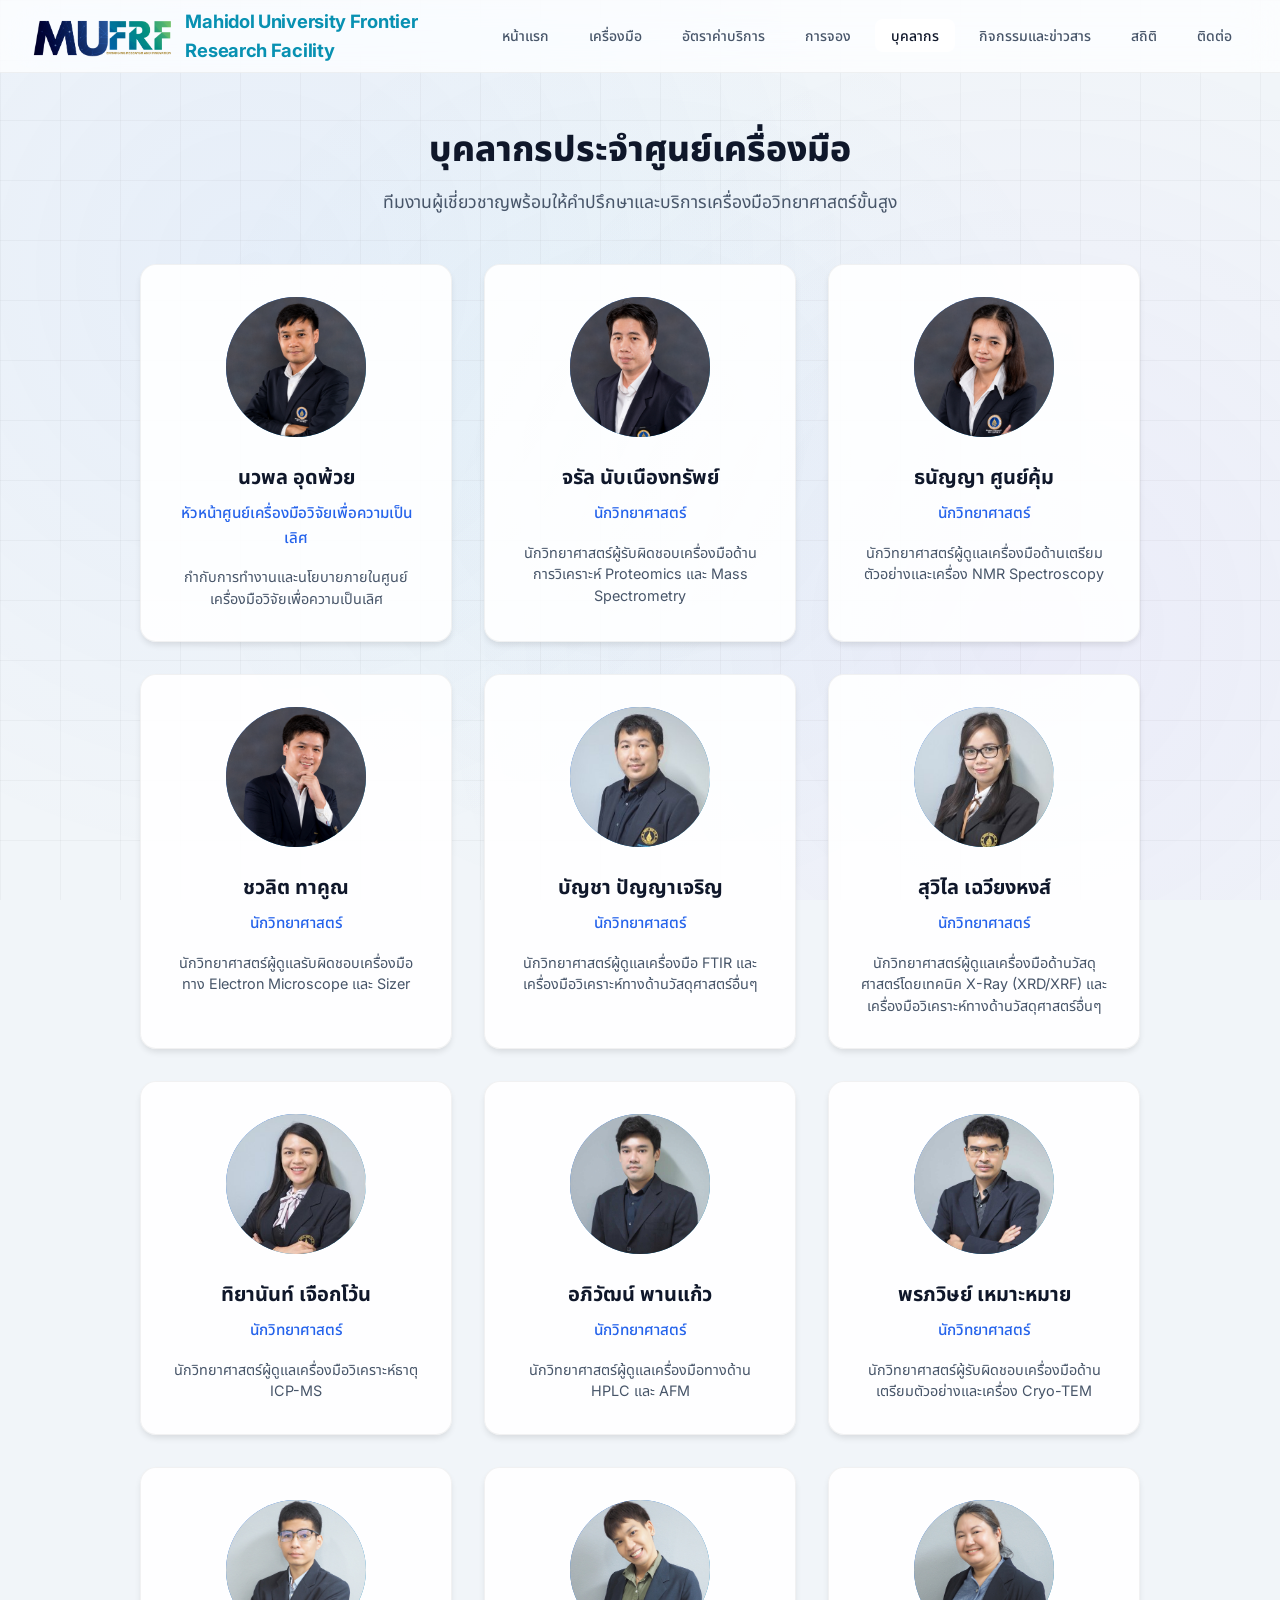
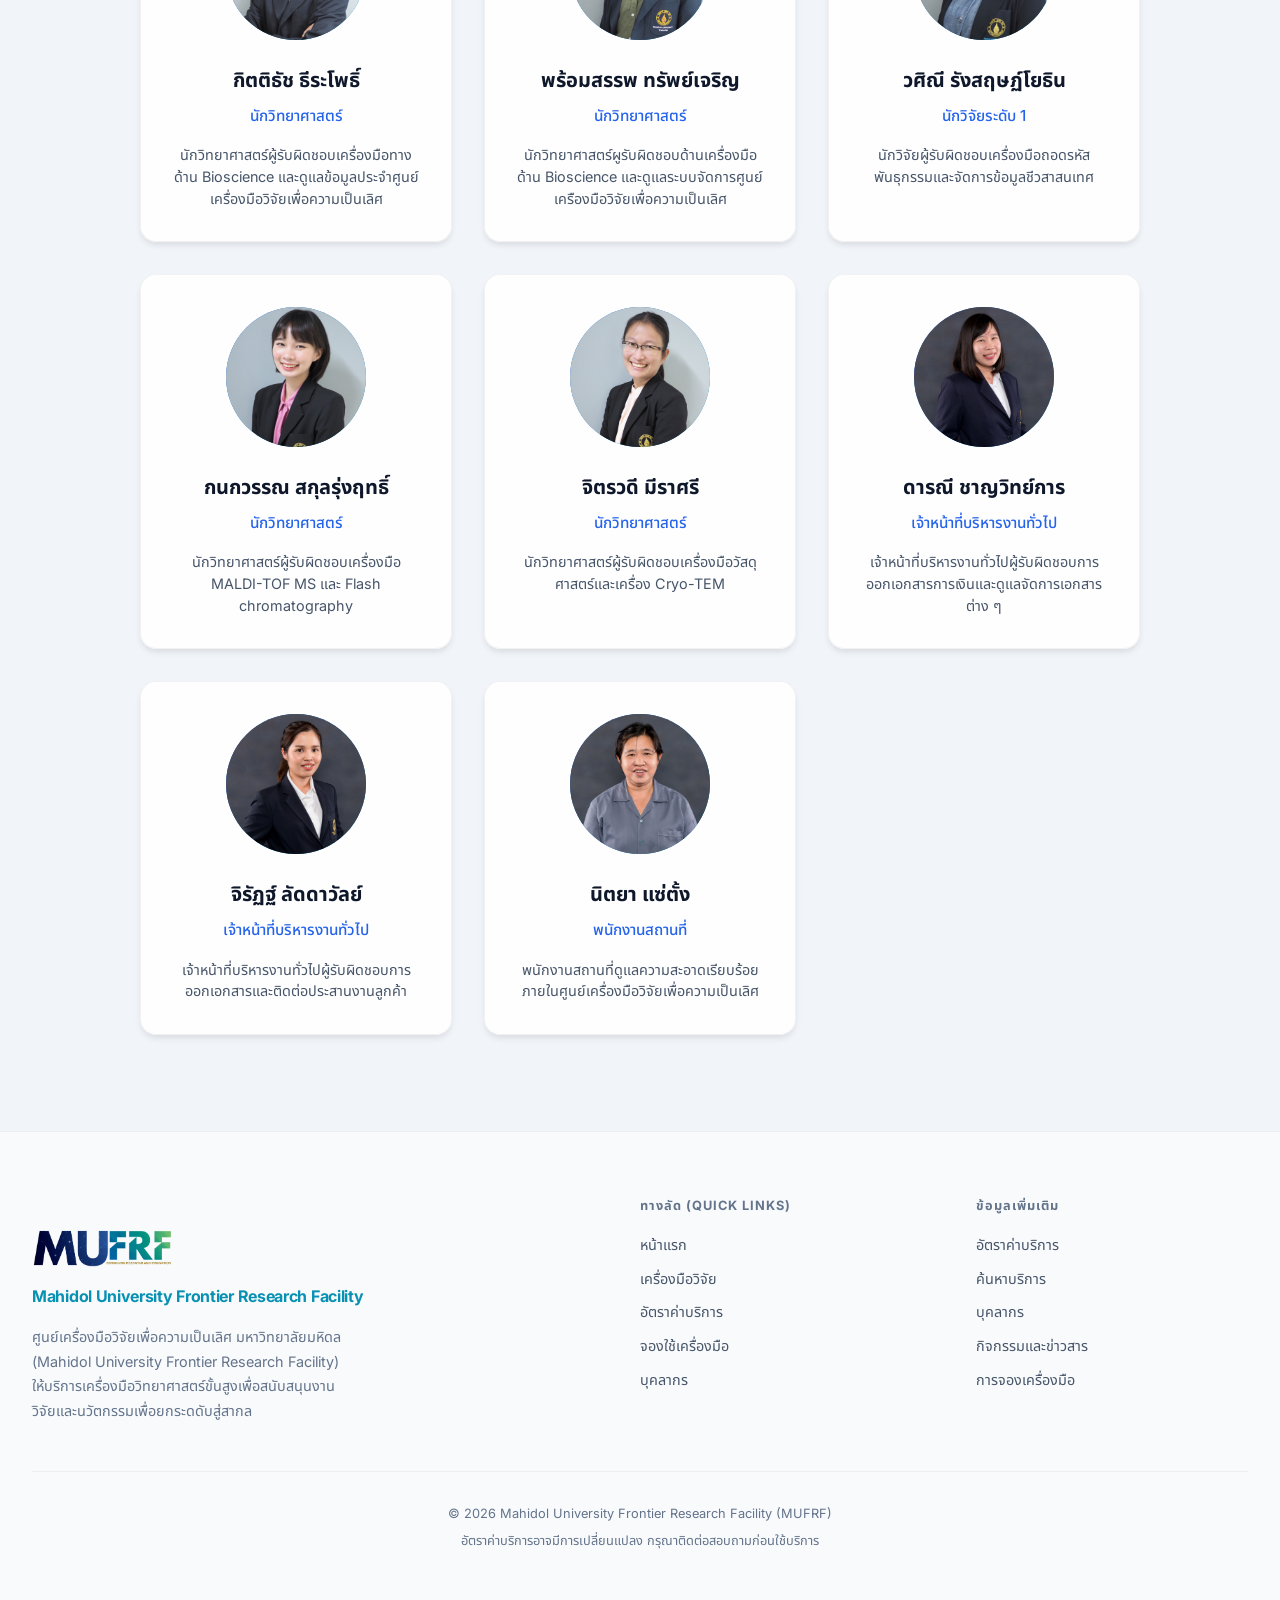
<file: personnel.html>
<!DOCTYPE html>
<html lang="th">

<head>
  <meta charset="UTF-8">
  <meta name="viewport" content="width=device-width, initial-scale=1.0">
  <title>MUFRF — Mahidol University Frontier Research Facility | Service Rates</title>
  <meta name="description"
    content="อัตราค่าบริการเครื่องมือวิทยาศาสตร์ ศูนย์เครื่องมือวิจัยเพื่อความเป็นเลิศ มหาวิทยาลัยมหิดล (MUFRF) สำหรับบุคลากรมหิดล หน่วยงานราชการ และภาคเอกชน">
  <link rel="preconnect" href="https://fonts.googleapis.com">
  <link rel="preconnect" href="https://fonts.gstatic.com" crossorigin>
  <link
    href="https://fonts.googleapis.com/css2?family=Inter:wght@300;400;500;600;700;800;900&family=Noto+Sans+Thai:wght@300;400;500;600;700;800&display=swap"
    rel="stylesheet">
  <style>
    /* ===== CSS RESET & VARIABLES ===== */
    *,
    *::before,
    *::after {
      box-sizing: border-box;
      margin: 0;
      padding: 0;
    }

    :root {
      --bg-primary: #f8fafc;
      --bg-secondary: #f1f5f9;
      --bg-card: rgba(255, 255, 255, 0.9);
      --bg-card-hover: rgba(255, 255, 255, 1);
      --glass: rgba(255, 255, 255, 0.7);
      --glass-border: rgba(0, 0, 0, 0.05);
      --glass-hover: rgba(255, 255, 255, 0.9);

      --text-primary: #0f172a;
      --text-secondary: #475569;
      --text-muted: #64748b;

      --accent-blue: #2563eb;
      --accent-cyan: #0891b2;
      --accent-purple: #7c3aed;
      --accent-pink: #db2777;
      --accent-amber: #d97706;
      --accent-emerald: #059669;
      --accent-rose: #e11d48;
      --accent-indigo: #4f46e5;
      --accent-teal: #0d9488;
      --accent-orange: #ea580c;
      --accent-lime: #65a30d;

      --gradient-hero: linear-gradient(135deg, #f0fdfa 0%, #e0e7ff 50%, #f8fafc 100%);
      --gradient-blue: linear-gradient(135deg, #2563eb, #0891b2);
      --gradient-purple: linear-gradient(135deg, #7c3aed, #db2777);

      --shadow-sm: 0 1px 2px rgba(0, 0, 0, 0.05);
      --shadow-md: 0 4px 6px -1px rgba(0, 0, 0, 0.1);
      --shadow-lg: 0 10px 15px -3px rgba(0, 0, 0, 0.1);
      --shadow-xl: 0 20px 25px -5px rgba(0, 0, 0, 0.1);
      --shadow-glow-blue: 0 0 30px rgba(37, 99, 235, 0.15);
      --shadow-glow-purple: 0 0 30px rgba(124, 58, 237, 0.15);

      --radius-sm: 8px;
      --radius-md: 12px;
      --radius-lg: 16px;
      --radius-xl: 24px;

      --font-sans: 'Inter', 'Noto Sans Thai', system-ui, sans-serif;
      --transition-fast: 0.2s cubic-bezier(0.4, 0, 0.2, 1);
      --transition-normal: 0.3s cubic-bezier(0.4, 0, 0.2, 1);
      --transition-slow: 0.5s cubic-bezier(0.4, 0, 0.2, 1);
    }

    html {
      scroll-behavior: smooth;
      font-size: 16px;
    }

    body {
      font-family: var(--font-sans);
      background: var(--bg-primary);
      color: var(--text-primary);
      line-height: 1.6;
      overflow-x: hidden;
      -webkit-font-smoothing: antialiased;
    }

    /* ===== ANIMATED BACKGROUND ===== */
    .bg-grid {
      position: fixed;
      inset: 0;
      z-index: 0;
      pointer-events: none;
      background-image:
        radial-gradient(circle at 20% 30%, rgba(59, 130, 246, 0.06) 0%, transparent 50%),
        radial-gradient(circle at 80% 70%, rgba(139, 92, 246, 0.06) 0%, transparent 50%),
        radial-gradient(circle at 50% 50%, rgba(6, 182, 212, 0.04) 0%, transparent 60%);
    }

    .bg-grid::after {
      content: '';
      position: absolute;
      inset: 0;
      background-image:
        linear-gradient(rgba(0, 0, 0, 0.03) 1px, transparent 1px),
        linear-gradient(90deg, rgba(0, 0, 0, 0.03) 1px, transparent 1px);
      background-size: 60px 60px;
    }

    /* ===== HEADER / NAVBAR ===== */
    .navbar {
      position: fixed;
      top: 0;
      left: 0;
      right: 0;
      z-index: 100;
      padding: 0 2rem;
      backdrop-filter: blur(20px) saturate(180%);
      background: rgba(255, 255, 255, 0.75);
      border-bottom: 1px solid var(--glass-border);
      transition: var(--transition-normal);
    }

    .navbar.scrolled {
      background: rgba(255, 255, 255, 0.95);
      box-shadow: var(--shadow-lg);
    }

    .navbar-inner {
      max-width: 1400px;
      margin: 0 auto;
      display: flex;
      align-items: center;
      justify-content: space-between;
      height: 72px;
    }

    .logo {
      display: flex;
      align-items: center;
      gap: 12px;
      text-decoration: none;
      color: var(--text-primary);
    }

    .logo-img {
      height: 100px;
      width: auto;
    }

    .logo-text {
      font-weight: 700;
      font-size: 1.15rem;
      letter-spacing: -0.3px;
    }

    .logo-text span {
      color: var(--accent-cyan);
    }

    .nav-links {
      display: flex;
      align-items: center;
      gap: 8px;
      list-style: none;
    }

    .nav-links a {
      color: var(--text-secondary);
      text-decoration: none;
      font-size: 0.875rem;
      font-weight: 500;
      padding: 8px 16px;
      border-radius: var(--radius-sm);
      transition: var(--transition-fast);
      white-space: nowrap;
    }

    .nav-links a:hover,
    .nav-links a.active {
      color: var(--text-primary);
      background: var(--glass-hover);
    }

    .mobile-toggle {
      display: none;
      background: none;
      border: none;
      color: var(--text-primary);
      cursor: pointer;
      padding: 8px;
    }

    .mobile-toggle svg {
      width: 24px;
      height: 24px;
    }

    /* ===== HERO SECTION ===== */
    .hero {
      position: relative;
      min-height: 100vh;
      display: flex;
      align-items: center;
      justify-content: center;
      padding: 120px 2rem 80px;
      background: var(--gradient-hero);
      overflow: hidden;
    }

    .hero-orbs {
      position: absolute;
      inset: 0;
      pointer-events: none;
      overflow: hidden;
    }

    .hero-orb {
      position: absolute;
      border-radius: 50%;
      filter: blur(80px);
      opacity: 0.3;
      animation: orbFloat 20s ease-in-out infinite;
    }

    .hero-orb:nth-child(1) {
      width: 500px;
      height: 500px;
      background: var(--accent-blue);
      top: -10%;
      left: -5%;
      animation-delay: 0s;
    }

    .hero-orb:nth-child(2) {
      width: 400px;
      height: 400px;
      background: var(--accent-purple);
      bottom: -15%;
      right: -5%;
      animation-delay: -7s;
    }

    .hero-orb:nth-child(3) {
      width: 300px;
      height: 300px;
      background: var(--accent-cyan);
      top: 40%;
      left: 50%;
      animation-delay: -14s;
    }

    @keyframes orbFloat {

      0%,
      100% {
        transform: translate(0, 0) scale(1);
      }

      33% {
        transform: translate(30px, -40px) scale(1.05);
      }

      66% {
        transform: translate(-20px, 20px) scale(0.95);
      }
    }

    .hero-content {
      position: relative;
      z-index: 2;
      text-align: center;
      max-width: 900px;
    }

    .hero-badge {
      display: inline-flex;
      align-items: center;
      gap: 8px;
      background: rgba(59, 130, 246, 0.12);
      border: 1px solid rgba(59, 130, 246, 0.2);
      color: var(--accent-cyan);
      padding: 8px 20px;
      border-radius: 999px;
      font-size: 0.8rem;
      font-weight: 600;
      letter-spacing: 0.5px;
      text-transform: uppercase;
      margin-bottom: 2rem;
      animation: fadeInUp 0.6s ease-out;
    }

    .hero-badge::before {
      content: '';
      width: 8px;
      height: 8px;
      border-radius: 50%;
      background: var(--accent-cyan);
      animation: pulse-dot 2s ease-in-out infinite;
    }

    @keyframes pulse-dot {

      0%,
      100% {
        opacity: 1;
        transform: scale(1);
      }

      50% {
        opacity: 0.5;
        transform: scale(1.3);
      }
    }

    .hero h1 {
      font-weight: 800;
      line-height: 1.1;
      letter-spacing: -1.5px;
      margin-bottom: 1.5rem;
      animation: fadeInUp 0.6s ease-out 0.1s both;
    }

    .hero h1 .hero-title-line {
      display: block;
      white-space: nowrap;
      font-size: clamp(1.6rem, 5.2vw, 3.6rem);
    }

    .hero h1 .gradient-text {
      display: block;
      font-size: clamp(2.5rem, 6vw, 4.5rem);
      background: var(--gradient-blue);
      -webkit-background-clip: text;
      -webkit-text-fill-color: transparent;
      background-clip: text;
    }

    .hero p {
      font-size: clamp(1rem, 2vw, 1.25rem);
      color: var(--text-secondary);
      max-width: 600px;
      margin: 0 auto 2.5rem;
      line-height: 1.7;
      animation: fadeInUp 0.6s ease-out 0.2s both;
    }

    .hero-stats {
      display: flex;
      justify-content: center;
      gap: 3rem;
      animation: fadeInUp 0.6s ease-out 0.3s both;
    }

    .hero-stat {
      text-align: center;
    }

    .hero-stat-value {
      font-size: 2.5rem;
      font-weight: 800;
      background: var(--gradient-blue);
      -webkit-background-clip: text;
      -webkit-text-fill-color: transparent;
      background-clip: text;
    }

    .hero-stat-label {
      font-size: 0.8rem;
      color: var(--text-muted);
      text-transform: uppercase;
      letter-spacing: 1px;
      font-weight: 500;
    }

    .hero-cta {
      display: flex;
      gap: 1rem;
      justify-content: center;
      margin-top: 2.5rem;
      animation: fadeInUp 0.6s ease-out 0.4s both;
    }

    .btn {
      display: inline-flex;
      align-items: center;
      gap: 8px;
      padding: 14px 28px;
      border-radius: var(--radius-md);
      font-family: var(--font-sans);
      font-size: 0.95rem;
      font-weight: 600;
      text-decoration: none;
      border: none;
      cursor: pointer;
      transition: var(--transition-normal);
    }

    .btn-primary {
      background: var(--gradient-blue);
      color: #fff;
      box-shadow: 0 4px 15px rgba(59, 130, 246, 0.3);
    }

    .btn-primary:hover {
      transform: translateY(-2px);
      box-shadow: 0 8px 25px rgba(59, 130, 246, 0.4);
    }

    .btn-ghost {
      background: var(--glass);
      color: var(--text-primary);
      border: 1px solid var(--glass-border);
    }

    .btn-ghost:hover {
      background: var(--glass-hover);
      border-color: rgba(255, 255, 255, 0.15);
      transform: translateY(-2px);
    }

    @keyframes fadeInUp {
      from {
        opacity: 0;
        transform: translateY(30px);
      }

      to {
        opacity: 1;
        transform: translateY(0);
      }
    }

    /* ===== PRICING TYPE BADGES ===== */
    .pricing-legend {
      max-width: 1400px;
      margin: 0 auto 3rem;
      padding: 0 2rem;
    }

    .pricing-legend-inner {
      display: flex;
      align-items: center;
      justify-content: center;
      gap: 2rem;
      flex-wrap: wrap;
      padding: 1.25rem 2rem;
      background: var(--glass);
      border: 1px solid var(--glass-border);
      border-radius: var(--radius-lg);
      backdrop-filter: blur(10px);
    }

    .legend-item {
      display: flex;
      align-items: center;
      gap: 8px;
      font-size: 0.875rem;
      color: var(--text-secondary);
    }

    .legend-dot {
      width: 12px;
      height: 12px;
      border-radius: 50%;
    }

    .legend-dot.mahidol {
      background: var(--accent-emerald);
    }

    .legend-dot.gov {
      background: var(--accent-blue);
    }

    .legend-dot.private {
      background: var(--accent-purple);
    }

    /* ===== SECTION BASE ===== */
    .section {
      position: relative;
      z-index: 1;
      padding: 5rem 2rem;
    }

    .section-header {
      text-align: center;
      max-width: 700px;
      margin: 0 auto 3.5rem;
    }

    .section-header h2 {
      font-size: clamp(1.8rem, 4vw, 2.8rem);
      font-weight: 800;
      letter-spacing: -1px;
      margin-bottom: 1rem;
    }

    .section-header p {
      color: var(--text-secondary);
      font-size: 1.05rem;
      line-height: 1.7;
    }

    /* ===== CATEGORY NAVIGATION / FILTER ===== */
    .category-nav {
      max-width: 1400px;
      margin: 0 auto 3rem;
      padding: 0 2rem;
    }

    .category-pills {
      display: flex;
      flex-wrap: wrap;
      gap: 10px;
      justify-content: center;
    }

    .category-pill {
      display: inline-flex;
      align-items: center;
      gap: 8px;
      padding: 10px 20px;
      border-radius: 999px;
      background: var(--glass);
      border: 1px solid var(--glass-border);
      color: var(--text-secondary);
      font-size: 0.85rem;
      font-weight: 500;
      cursor: pointer;
      transition: var(--transition-normal);
      font-family: var(--font-sans);
    }

    .category-pill:hover {
      background: var(--glass-hover);
      color: var(--text-primary);
      border-color: rgba(255, 255, 255, 0.15);
      transform: translateY(-1px);
    }

    .category-pill.active {
      background: rgba(59, 130, 246, 0.15);
      border-color: rgba(59, 130, 246, 0.3);
      color: var(--accent-blue);
    }

    .category-pill .pill-icon {
      font-size: 1.1rem;
    }

    .category-pill .pill-count {
      background: rgba(255, 255, 255, 0.08);
      padding: 2px 8px;
      border-radius: 999px;
      font-size: 0.75rem;
      font-weight: 600;
    }

    .category-pill.active .pill-count {
      background: rgba(59, 130, 246, 0.2);
    }

    /* ===== SEARCH BAR ===== */
    .search-wrapper {
      max-width: 600px;
      margin: 0 auto 2rem;
      padding: 0 2rem;
    }

    .search-box {
      position: relative;
    }

    .search-box input {
      width: 100%;
      padding: 14px 20px 14px 50px;
      border-radius: var(--radius-lg);
      background: var(--glass);
      border: 1px solid var(--glass-border);
      color: var(--text-primary);
      font-family: var(--font-sans);
      font-size: 0.95rem;
      outline: none;
      transition: var(--transition-normal);
    }

    .search-box input::placeholder {
      color: var(--text-muted);
    }

    .search-box input:focus {
      border-color: rgba(59, 130, 246, 0.4);
      box-shadow: 0 0 0 3px rgba(59, 130, 246, 0.1);
      background: rgba(17, 24, 39, 0.8);
    }

    .search-box svg {
      position: absolute;
      left: 16px;
      top: 50%;
      transform: translateY(-50%);
      width: 20px;
      height: 20px;
      color: var(--text-muted);
    }

    /* ===== INSTRUMENT GROUP CARDS ===== */
    .groups-grid {
      max-width: 1400px;
      margin: 0 auto;
      padding: 0 2rem;
      display: grid;
      gap: 2rem;
    }

    .group-card {
      background: var(--bg-card);
      border: 1px solid var(--glass-border);
      border-radius: var(--radius-xl);
      overflow: hidden;
      backdrop-filter: blur(10px);
      transition: var(--transition-normal);
      animation: fadeInUp 0.5s ease-out both;
    }

    .group-card:hover {
      border-color: rgba(255, 255, 255, 0.12);
      box-shadow: var(--shadow-xl);
    }

    .group-header {
      display: flex;
      align-items: center;
      justify-content: space-between;
      padding: 1.5rem 2rem;
      cursor: pointer;
      transition: var(--transition-fast);
      user-select: none;
    }

    .group-header:hover {
      background: var(--glass-hover);
    }

    .group-header-left {
      display: flex;
      align-items: center;
      gap: 1rem;
    }

    .group-icon {
      width: 48px;
      height: 48px;
      border-radius: var(--radius-md);
      display: flex;
      align-items: center;
      justify-content: center;
      font-size: 1.5rem;
      flex-shrink: 0;
    }

    .group-title {
      font-size: 1.2rem;
      font-weight: 700;
      letter-spacing: -0.3px;
    }

    .group-subtitle {
      font-size: 0.8rem;
      color: var(--text-muted);
      margin-top: 2px;
    }

    .group-toggle {
      width: 36px;
      height: 36px;
      border-radius: 50%;
      background: var(--glass);
      border: 1px solid var(--glass-border);
      display: flex;
      align-items: center;
      justify-content: center;
      transition: var(--transition-normal);
      flex-shrink: 0;
    }

    .group-toggle svg {
      width: 18px;
      height: 18px;
      color: var(--text-muted);
      transition: var(--transition-normal);
    }

    .group-card.open .group-toggle svg {
      transform: rotate(180deg);
    }

    .group-card.open .group-toggle {
      background: rgba(59, 130, 246, 0.15);
      border-color: rgba(59, 130, 246, 0.3);
    }

    .group-card.open .group-toggle svg {
      color: var(--accent-blue);
    }

    .group-body {
      max-height: 0;
      overflow: hidden;
      transition: max-height 0.5s cubic-bezier(0.4, 0, 0.2, 1);
    }

    .group-card.open .group-body {
      max-height: 10000px;
    }

    .group-body-inner {
      padding: 0 2rem 2rem;
    }

    /* ===== INSTRUMENT TABLE ===== */
    .instrument-section {
      margin-bottom: 1.5rem;
    }

    .instrument-content {
      display: flex;
      align-items: flex-start;
      gap: 1.5rem;
    }

    .instrument-section:last-child {
      margin-bottom: 0;
    }

    .instrument-name {
      font-size: 0.95rem;
      font-weight: 600;
      color: var(--text-primary);
      padding: 10px 16px;
      background: rgba(255, 255, 255, 0.03);
      border-radius: var(--radius-sm) var(--radius-sm) 0 0;
      border-bottom: 1px solid var(--glass-border);
      display: flex;
      align-items: center;
      gap: 8px;
    }

    .instrument-name::before {
      content: '';
      width: 4px;
      height: 18px;
      border-radius: 2px;
    }

    .service-table {
      width: 100%;
      border-collapse: collapse;
      font-size: 0.85rem;
    }

    .service-table thead th {
      padding: 10px 12px;
      text-align: left;
      font-weight: 600;
      font-size: 0.75rem;
      text-transform: uppercase;
      letter-spacing: 0.8px;
      color: var(--text-muted);
      background: rgba(255, 255, 255, 0.02);
      border-bottom: 1px solid var(--glass-border);
    }

    .service-table thead th:nth-child(n+4) {
      text-align: right;
    }

    .service-table tbody tr {
      transition: var(--transition-fast);
    }

    .service-table tbody tr:hover {
      background: rgba(255, 255, 255, 0.03);
    }

    .service-table tbody td {
      padding: 10px 12px;
      border-bottom: 1px solid rgba(255, 255, 255, 0.03);
      color: var(--text-secondary);
      vertical-align: top;
    }

    .service-table tbody td:nth-child(n+4) {
      text-align: right;
      font-variant-numeric: tabular-nums;
      font-weight: 500;
    }

    .service-table .code-cell {
      font-family: 'SF Mono', 'Fira Code', monospace;
      font-size: 0.78rem;
      color: var(--text-muted);
      white-space: nowrap;
    }

    .service-table .unit-cell {
      white-space: nowrap;
      font-size: 0.78rem;
    }

    .unit-badge {
      display: inline-flex;
      align-items: center;
      padding: 3px 10px;
      border-radius: 999px;
      font-size: 0.72rem;
      font-weight: 600;
      text-transform: uppercase;
      letter-spacing: 0.5px;
      background: rgba(6, 182, 212, 0.1);
      color: var(--accent-cyan);
      border: 1px solid rgba(6, 182, 212, 0.15);
    }

    .unit-badge.unit-sample {
      background: rgba(245, 158, 11, 0.1);
      color: var(--accent-amber);
      border-color: rgba(245, 158, 11, 0.15);
    }

    .unit-badge.unit-run {
      background: rgba(236, 72, 153, 0.1);
      color: var(--accent-pink);
      border-color: rgba(236, 72, 153, 0.15);
    }

    .unit-badge.unit-day {
      background: rgba(99, 102, 241, 0.1);
      color: var(--accent-indigo);
      border-color: rgba(99, 102, 241, 0.15);
    }

    .unit-badge.unit-gallon {
      background: rgba(16, 185, 129, 0.1);
      color: var(--accent-emerald);
      border-color: rgba(16, 185, 129, 0.15);
    }

    .price-mahidol {
      color: var(--accent-emerald) !important;
    }

    .price-gov {
      color: var(--accent-blue) !important;
    }

    .price-private {
      color: var(--accent-purple) !important;
    }

    .service-table .mode-cell {
      max-width: 350px;
      line-height: 1.5;
    }

    /* ===== COLOR PALETTE FOR GROUPS ===== */
    .group-card[data-group="bioscience"] .group-icon {
      background: rgba(16, 185, 129, 0.15);
      color: var(--accent-emerald);
    }

    .group-card[data-group="bioscience"] .instrument-name::before {
      background: var(--accent-emerald);
    }

    .group-card[data-group="chromatograph"] .group-icon {
      background: rgba(59, 130, 246, 0.15);
      color: var(--accent-blue);
    }

    .group-card[data-group="chromatograph"] .instrument-name::before {
      background: var(--accent-blue);
    }

    .group-card[data-group="freezer"] .group-icon {
      background: rgba(6, 182, 212, 0.15);
      color: var(--accent-cyan);
    }

    .group-card[data-group="freezer"] .instrument-name::before {
      background: var(--accent-cyan);
    }

    .group-card[data-group="microscope"] .group-icon {
      background: rgba(139, 92, 246, 0.15);
      color: var(--accent-purple);
    }

    .group-card[data-group="microscope"] .instrument-name::before {
      background: var(--accent-purple);
    }

    .group-card[data-group="sample-prep"] .group-icon {
      background: rgba(245, 158, 11, 0.15);
      color: var(--accent-amber);
    }

    .group-card[data-group="sample-prep"] .instrument-name::before {
      background: var(--accent-amber);
    }

    .group-card[data-group="spectrometer"] .group-icon {
      background: rgba(236, 72, 153, 0.15);
      color: var(--accent-pink);
    }

    .group-card[data-group="spectrometer"] .instrument-name::before {
      background: var(--accent-pink);
    }

    .group-card[data-group="surface"] .group-icon {
      background: rgba(99, 102, 241, 0.15);
      color: var(--accent-indigo);
    }

    .group-card[data-group="surface"] .instrument-name::before {
      background: var(--accent-indigo);
    }

    .group-card[data-group="thermal"] .group-icon {
      background: rgba(244, 63, 94, 0.15);
      color: var(--accent-rose);
    }

    .group-card[data-group="thermal"] .instrument-name::before {
      background: var(--accent-rose);
    }

    .group-card[data-group="water"] .group-icon {
      background: rgba(20, 184, 166, 0.15);
      color: var(--accent-teal);
    }

    .group-card[data-group="water"] .instrument-name::before {
      background: var(--accent-teal);
    }

    .group-card[data-group="xray"] .group-icon {
      background: rgba(249, 115, 22, 0.15);
      color: var(--accent-orange);
    }

    .group-card[data-group="xray"] .instrument-name::before {
      background: var(--accent-orange);
    }

    .group-card[data-group="special"] .group-icon {
      background: rgba(132, 204, 22, 0.15);
      color: var(--accent-lime);
    }

    .group-card[data-group="special"] .instrument-name::before {
      background: var(--accent-lime);
    }

    /* ===== FOOTER ===== */
    .footer {
      position: relative;
      z-index: 1;
      border-top: 1px solid var(--glass-border);
      padding: 4rem 2rem;
      background: rgba(248, 250, 252, 0.9);
    }

    .footer-inner {
      max-width: 1400px;
      margin: 0 auto;
      display: grid;
      grid-template-columns: 2fr 1fr 1fr;
      gap: 4rem;
    }

    .footer-brand p {
      color: var(--text-muted);
      font-size: 0.9rem;
      line-height: 1.7;
      margin-top: 1rem;
      max-width: 310px;
    }

    .footer-brand .logo {
      flex-direction: column;
      align-items: flex-start;
      gap: 0;
    }

    .footer-brand .logo .logo-text {
      font-size: 1rem;
      margin-top: -12px;
    }

    .footer h4 {
      font-size: 0.8rem;
      text-transform: uppercase;
      letter-spacing: 1px;
      color: var(--text-muted);
      margin-bottom: 1rem;
    }

    .footer-links {
      list-style: none;
    }

    .footer-links li {
      margin-bottom: 8px;
    }

    .footer-links a {
      color: var(--text-secondary);
      text-decoration: none;
      font-size: 0.9rem;
      transition: var(--transition-fast);
    }

    .footer-links a:hover {
      color: var(--text-primary);
    }

    .footer-bottom {
      max-width: 1400px;
      margin: 3rem auto 0;
      padding-top: 2rem;
      border-top: 1px solid var(--glass-border);
      display: flex;
      flex-direction: column;
      justify-content: center;
      align-items: center;
      text-align: center;
      gap: 0.4rem;
      font-size: 0.8rem;
      color: var(--text-muted);
    }

    /* ===== SCROLL TO TOP ===== */
    .scroll-top {
      position: fixed;
      bottom: 2rem;
      right: 2rem;
      z-index: 90;
      width: 48px;
      height: 48px;
      border-radius: 50%;
      background: var(--gradient-blue);
      border: none;
      color: #fff;
      cursor: pointer;
      display: flex;
      align-items: center;
      justify-content: center;
      box-shadow: 0 4px 15px rgba(59, 130, 246, 0.3);
      opacity: 0;
      transform: translateY(20px);
      transition: var(--transition-normal);
      pointer-events: none;
    }

    .scroll-top.visible {
      opacity: 1;
      transform: translateY(0);
      pointer-events: all;
    }

    .scroll-top:hover {
      transform: translateY(-3px);
      box-shadow: 0 8px 25px rgba(59, 130, 246, 0.4);
    }

    .scroll-top svg {
      width: 20px;
      height: 20px;
    }

    /* ===== NO RESULTS ===== */
    .no-results {
      text-align: center;
      padding: 4rem 2rem;
      color: var(--text-muted);
      display: none;
    }

    .no-results.visible {
      display: block;
    }

    .no-results svg {
      width: 64px;
      height: 64px;
      margin-bottom: 1rem;
      opacity: 0.3;
    }

    .no-results p {
      font-size: 1.1rem;
      margin-bottom: 0.5rem;
    }

    .no-results small {
      font-size: 0.85rem;
    }

    /* ===== RESPONSIVE ===== */
    @media (max-width: 1200px) {
      .logo-text {
        display: none;
      }

      .nav-links {
        gap: 4px;
      }

      .nav-links a {
        padding: 6px 10px;
        font-size: 0.84rem;
      }
    }

    @media (max-width: 1024px) {
      .nav-links {
        display: none;
      }

      .mobile-toggle {
        display: block;
      }

      .nav-links.open {
        display: flex;
        flex-direction: column;
        position: fixed;
        top: 0;
        right: 0;
        width: 280px;
        height: 100vh;
        background: rgba(255, 255, 255, 0.98);
        border-left: 1px solid var(--glass-border);
        padding: 80px 32px 40px;
        z-index: 999;
        box-shadow: -10px 0 40px rgba(0, 0, 0, 0.12);
        backdrop-filter: blur(20px);
      }

      .footer-inner {
        grid-template-columns: 1fr;
        gap: 2rem;
      }
    }

    @media (max-width: 768px) {
      .hero-stats {
        gap: 1.5rem;
      }

      .hero-stat-value {
        font-size: 1.8rem;
      }

      .hero-cta {
        flex-direction: column;
        align-items: center;
      }

      .group-header {
        padding: 1.25rem 1.25rem;
      }

      .group-body-inner {
        padding: 0 1rem 1.25rem;
      }

      .service-table {
        font-size: 0.78rem;
      }

      .service-table thead th,
      .service-table tbody td {
        padding: 8px 8px;
      }

      .category-pills {
        gap: 6px;
      }

      .category-pill {
        padding: 8px 14px;
        font-size: 0.78rem;
      }

      .pricing-legend-inner {
        gap: 1rem;
        padding: 1rem;
      }

      .footer-bottom {
        flex-direction: column;
        gap: 0.5rem;
        text-align: center;
      }

      /* horizontally scrollable table on mobile */
      .table-wrapper {
        overflow-x: auto;
        -webkit-overflow-scrolling: touch;
      }

      .service-table {
        min-width: 700px;
      }
    }

    /* ===== UTILITY ===== */
    .hidden {
      display: none !important;
    }

    /* ===== ANIMATION OBSERVER ===== */
    .animate-on-scroll {
      opacity: 0;
      transform: translateY(30px);
      transition: opacity 0.6s ease-out, transform 0.6s ease-out;
    }

    .animate-on-scroll.visible {
      opacity: 1;
      transform: translateY(0);
    }

    /* ===== BOOKING SECTION ===== */
    .booking-section {
      padding: 6rem 2rem;
      background: var(--bg-secondary);
      text-align: center;
    }

    .booking-container {
      max-width: 960px;
      margin: 0 auto;
      background: var(--bg-card);
      border: 1px solid var(--glass-border);
      border-radius: var(--radius-xl);
      padding: 4rem 2rem;
      box-shadow: var(--shadow-lg);
    }

    .booking-title {
      font-size: 2.5rem;
      font-weight: 800;
      margin-bottom: 1rem;
      background: var(--gradient-purple);
      -webkit-background-clip: text;
      background-clip: text;
      -webkit-text-fill-color: transparent;
    }

    .booking-desc {
      font-size: 1.1rem;
      color: var(--text-secondary);
      margin-bottom: 2rem;
    }

    .booking-btn {
      display: inline-flex;
      align-items: center;
      gap: 10px;
      background: var(--gradient-purple);
      color: #fff;
      padding: 0.9rem 1.8rem;
      border-radius: 999px;
      font-weight: 600;
      font-size: 1.05rem;
      text-decoration: none;
      transition: var(--transition-normal);
      box-shadow: var(--shadow-glow-purple);
      white-space: nowrap;
    }

    .booking-btn:hover {
      transform: translateY(-3px);
      box-shadow: 0 10px 25px rgba(139, 92, 246, 0.3);
    }

    /* ===== CONTACT SECTION ===== */
    .contact-section {
      padding: 6rem 2rem;
      background: var(--bg-primary);
    }

    .contact-container {
      max-width: 1200px;
      margin: 0 auto;
      display: grid;
      grid-template-columns: 1fr 1fr;
      gap: 4rem;
    }

    .contact-info h2 {
      font-size: 2.5rem;
      font-weight: 800;
      margin-bottom: 1rem;
    }

    .contact-info p {
      color: var(--text-secondary);
      margin-bottom: 2rem;
      line-height: 1.8;
    }

    .contact-details {
      display: flex;
      flex-direction: column;
      gap: 1.5rem;
    }

    .contact-item {
      display: flex;
      align-items: flex-start;
      gap: 1rem;
    }

    .contact-icon {
      width: 48px;
      height: 48px;
      border-radius: 50%;
      background: rgba(37, 99, 235, 0.1);
      color: var(--accent-blue);
      display: flex;
      align-items: center;
      justify-content: center;
      flex-shrink: 0;
    }

    .contact-icon svg {
      width: 24px;
      height: 24px;
    }

    .contact-item-text h4 {
      margin-bottom: 4px;
      font-size: 1.1rem;
    }

    .contact-item-text p {
      margin-bottom: 0;
      font-size: 0.95rem;
    }

    .contact-form {
      background: var(--bg-card);
      padding: 2.5rem;
      border-radius: var(--radius-xl);
      border: 1px solid var(--glass-border);
      box-shadow: var(--shadow-lg);
    }

    .form-group {
      margin-bottom: 1.5rem;
    }

    .form-group label {
      display: block;
      margin-bottom: 0.5rem;
      font-weight: 500;
      font-size: 0.95rem;
      color: var(--text-secondary);
    }

    .form-control {
      width: 100%;
      padding: 0.75rem 1rem;
      background: var(--bg-primary);
      border: 1px solid var(--glass-border);
      border-radius: var(--radius-md);
      color: var(--text-primary);
      font-family: inherit;
      font-size: 1rem;
      transition: var(--transition-fast);
    }

    .form-control:focus {
      outline: none;
      border-color: var(--accent-blue);
      box-shadow: 0 0 0 3px rgba(37, 99, 235, 0.1);
    }

    textarea.form-control {
      resize: vertical;
      min-height: 120px;
    }

    .btn-submit {
      width: 100%;
      padding: 1rem;
      background: var(--gradient-blue);
      color: #fff;
      border: none;
      border-radius: var(--radius-md);
      font-size: 1rem;
      font-weight: 600;
      cursor: pointer;
      transition: var(--transition-normal);
      box-shadow: var(--shadow-glow-blue);
    }

    .btn-submit:hover {
      transform: translateY(-2px);
      box-shadow: 0 8px 20px rgba(37, 99, 235, 0.3);
    }

    /* ===== PERSONNEL SECTION ===== */
    .personnel-section {
      padding: 6rem 2rem;
      background: var(--bg-secondary);
      text-align: center;
    }

    .personnel-grid {
      max-width: 1000px;
      margin: 0 auto;
      display: grid;
      grid-template-columns: repeat(auto-fit, minmax(250px, 1fr));
      gap: 2rem;
      margin-top: 3rem;
    }

    .person-card {
      background: var(--bg-card);
      border-radius: var(--radius-lg);
      padding: 2rem;
      border: 1px solid var(--glass-border);
      box-shadow: var(--shadow-md);
      transition: var(--transition-normal);
    }

    .person-card:hover {
      transform: translateY(-5px);
      box-shadow: var(--shadow-lg);
    }

    .person-avatar {
      width: 140px;
      height: 140px;
      border-radius: 50%;
      background: var(--gradient-blue);
      margin: 0 auto 1.5rem;
      display: flex;
      align-items: center;
      justify-content: center;
      color: #fff;
      font-size: 2.5rem;
      font-weight: bold;
    }

    .person-name {
      font-size: 1.25rem;
      font-weight: 700;
      margin-bottom: 0.5rem;
    }

    .person-role {
      color: var(--accent-blue);
      font-size: 0.95rem;
      font-weight: 500;
      margin-bottom: 1rem;
    }

    .person-desc {
      color: var(--text-secondary);
      font-size: 0.9rem;
      line-height: 1.5;
    }

    /* ===== ACTIVITIES SECTION ===== */
    .activities-section {
      padding: 6rem 2rem;
      background: var(--bg-primary);
    }

    .activities-header {
      text-align: center;
      margin-bottom: 3rem;
    }

    .activities-grid {
      max-width: 1200px;
      margin: 0 auto;
      display: grid;
      grid-template-columns: repeat(auto-fit, minmax(320px, 1fr));
      gap: 2rem;
    }

    .activity-card {
      background: var(--bg-card);
      border-radius: var(--radius-xl);
      overflow: hidden;
      border: 1px solid var(--glass-border);
      box-shadow: var(--shadow-md);
      transition: var(--transition-normal);
      display: flex;
      flex-direction: column;
    }

    .activity-card:hover {
      transform: translateY(-5px);
      box-shadow: var(--shadow-lg);
    }

    .activity-image {
      width: 100%;
      height: 200px;
      background: var(--gradient-purple);
      display: flex;
      align-items: center;
      justify-content: center;
      color: rgba(255, 255, 255, 0.8);
    }

    .activity-image svg {
      width: 48px;
      height: 48px;
    }

    .activity-content {
      padding: 1.5rem;
      flex-grow: 1;
      display: flex;
      flex-direction: column;
    }

    .activity-date {
      color: var(--accent-purple);
      font-size: 0.85rem;
      font-weight: 600;
      margin-bottom: 0.5rem;
      display: block;
    }

    .activity-title {
      font-size: 1.25rem;
      font-weight: 700;
      margin-bottom: 1rem;
      line-height: 1.4;
    }

    .activity-desc {
      color: var(--text-secondary);
      font-size: 0.95rem;
      margin-bottom: 1.5rem;
      flex-grow: 1;
    }

    .activity-link {
      color: var(--accent-blue);
      text-decoration: none;
      font-weight: 600;
      font-size: 0.95rem;
      display: inline-flex;
      align-items: center;
      gap: 5px;
    }

    .activity-link:hover {
      text-decoration: underline;
    }

    @media (max-width: 768px) {
      .contact-container {
        grid-template-columns: 1fr;
        gap: 3rem;
      }

      .booking-title,
      .contact-info h2 {
        font-size: 2rem;
      }
    }

    @media (max-width: 639px) {
      .personnel-grid {
        grid-template-columns: 1fr;
      }

      .activities-grid {
        grid-template-columns: 1fr;
      }

      .logo-text {
        display: none;
      }
    }

    .instrument-img {
      width: 200px;
      height: 150px;
      object-fit: contain;
      flex-shrink: 0;
      border-radius: var(--radius-md);
      border: 1px solid var(--glass-border);
    }

    .instrument-img-placeholder {
      width: 200px;
      height: 150px;
      flex-shrink: 0;
    }

    .table-wrapper {
      flex: 1;
      min-width: 0;
    }

    /* ขนาดกรอบรูป + จุดโฟกัสของรูปบุคลากร (avatar)
       - ถ้าอยากได้กรอบใหญ่/เล็กกว่านี้ ปรับ width/height ของ .person-avatar ด้านบน (ทั้งสองค่าต้องเท่ากันเสมอ เพราะเป็นวงกลม)
       - object-position: "center 15%" หมายถึงให้เบราว์เซอร์ครอปรูปโดยเอาจุดที่ 15% จากด้านบนเป็นจุดกึ่งกลางแนวตั้ง
         (เหมาะกับรูปถ่ายครึ่งตัวที่หน้าอยู่ค่อนไปทางบนของรูป) ถ้ารูปไหนหน้ายังโดนตัดอยู่ ลองปรับตัวเลขนี้ให้น้อยลง
         เช่น "center 5%" หรือ "center top" เพื่อขยับจุดโฟกัสขึ้นไปอีก */
    .person-avatar img {
      width: 100%;
      height: 100%;
      object-fit: cover;
      object-position: center 5%;
      border-radius: 50%;
    }
  </style>
  <link rel="icon" type="image/png" href="images/logo.png">
</head>

<body>
  <div class="bg-grid"></div>

  <!-- ===== NAVBAR ===== -->
  <nav class="navbar" id="navbar">
    <div class="navbar-inner">
      <a href="#" class="logo">
        <img src="images/logo.png" alt="MUFRF Logo" class="logo-img">
        <div class="logo-text"><span>Mahidol University Frontier Research Facility</span></div>
      </a>
      <ul class="nav-links" id="navLinks">
        <li><a href="index.html">หน้าแรก</a></li>
        <li><a href="services.html">เครื่องมือ</a></li>
        <li><a href="index.html#pricing-info">อัตราค่าบริการ</a></li>
        <li><a href="index.html#booking">การจอง</a></li>
        <li><a href="personnel.html" class="active">บุคลากร</a></li>
        <li><a href="activities.html">กิจกรรมและข่าวสาร</a></li>
        <li><a href="stats.html">สถิติ</a></li>
        <li><a href="index.html#contact">ติดต่อ</a></li>
      </ul>
      <button class="mobile-toggle" id="mobileToggle" aria-label="Toggle menu">
        <svg fill="none" viewBox="0 0 24 24" stroke="currentColor">
          <path stroke-linecap="round" stroke-linejoin="round" stroke-width="2" d="M4 6h16M4 12h16M4 18h16" />
        </svg>
      </button>
    </div>
  </nav>
  <div class="nav-overlay" id="navOverlay"></div>

  <!-- ===== PERSONNEL SECTION ===== -->
  <section class="personnel-section" id="personnel" style="padding-top: 120px;">
    <div class="animate-on-scroll" style="text-align:center; margin-bottom: 3rem;">
      <h2 style="font-size:2.2rem; font-weight:800; color: var(--text-primary); margin-bottom:0.75rem;">
        บุคลากรประจำศูนย์เครื่องมือ</h2>
      <p style="color: var(--text-secondary); font-size:1.1rem;">
        ทีมงานผู้เชี่ยวชาญพร้อมให้คำปรึกษาและบริการเครื่องมือวิทยาศาสตร์ขั้นสูง</p>
    </div>
    <div class="personnel-grid animate-on-scroll" id="personnelGrid">
      <!-- Generated by JS -->
    </div>
  </section>


  <!-- ===== FOOTER ===== -->
  <footer class="footer">
    <div class="footer-inner">
      <div class="footer-brand">
        <a href="#" class="logo">
          <img src="images/logo.png" alt="MUFRF Logo" class="logo-img">
          <div class="logo-text"><span>Mahidol University Frontier Research Facility</span></div>
        </a>
        <p>
          ศูนย์เครื่องมือวิจัยเพื่อความเป็นเลิศ มหาวิทยาลัยมหิดล (Mahidol University Frontier Research Facility)
          ให้บริการเครื่องมือวิทยาศาสตร์ขั้นสูงเพื่อสนับสนุนงานวิจัยและนวัตกรรมเพื่อยกระดดับสู่สากล
        </p>
      </div>
      <div>
        <h4>ทางลัด (Quick Links)</h4>
        <ul class="footer-links">
          <li><a href="index.html">หน้าแรก</a></li>
          <li><a href="services.html">เครื่องมือวิจัย</a></li>
          <li><a href="pricing.html">อัตราค่าบริการ</a></li>
          <li><a href="index.html#booking">จองใช้เครื่องมือ</a></li>
          <li><a href="personnel.html">บุคลากร</a></li>
        </ul>
      </div>
      <div>
        <h4>ข้อมูลเพิ่มเติม</h4>
        <ul class="footer-links">
          <li><a href="pricing.html">อัตราค่าบริการ</a></li>
          <li><a href="services.html">ค้นหาบริการ</a></li>
          <li><a href="personnel.html">บุคลากร</a></li>
          <li><a href="activities.html">กิจกรรมและข่าวสาร</a></li>
          <li><a href="index.html#booking">การจองเครื่องมือ</a></li>
        </ul>
      </div>
    </div>
    <div class="footer-bottom">
      <span>© 2026 Mahidol University Frontier Research Facility (MUFRF)</span>
      <span>อัตราค่าบริการอาจมีการเปลี่ยนแปลง กรุณาติดต่อสอบถามก่อนใช้บริการ</span>
    </div>
  </footer>

  <!-- Scroll to top -->
  <button class="scroll-top" id="scrollTop" aria-label="Scroll to top">
    <svg fill="none" viewBox="0 0 24 24" stroke="currentColor">
      <path stroke-linecap="round" stroke-linejoin="round" stroke-width="2" d="M5 15l7-7 7 7" />
    </svg>
  </button>

  <script>
    // Navbar scroll
    const navbar = document.getElementById('navbar');
    window.addEventListener('scroll', () => {
      navbar.classList.toggle('scrolled', window.scrollY > 50);
      document.getElementById('scrollTop').classList.toggle('visible', window.scrollY > 400);
    });

    // Scroll to top
    document.getElementById('scrollTop').addEventListener('click', () => {
      window.scrollTo({ top: 0, behavior: 'smooth' });
    });

    // Mobile toggle — hamburger with overlay
    (function () {
      const toggle = document.getElementById('mobileToggle');
      const nav = document.getElementById('navLinks');
      const overlay = document.getElementById('navOverlay');
      if (!toggle || !nav || !overlay) return;
      function closeMenu() {
        nav.classList.remove('open');
        overlay.classList.remove('open');
        document.body.style.overflow = '';
      }
      toggle.addEventListener('click', () => {
        const isOpen = nav.classList.contains('open');
        isOpen ? closeMenu() : (nav.classList.add('open'), overlay.classList.add('open'), document.body.style.overflow = 'hidden');
      });
      overlay.addEventListener('click', closeMenu);
      document.querySelectorAll('.nav-links a').forEach(link => link.addEventListener('click', closeMenu));
    })();

    // =====================================================================
    // ===== รูปภาพบุคลากร (PERSONNEL IMAGES) =====
    // =====================================================================
    // วิธีใส่รูปบุคลากรใหม่ (ทำได้ 3 ขั้นตอนง่ายๆ):
    //   1) เตรียมไฟล์รูปภาพ (นามสกุล .jpg .jpeg .png หรือ .webp ก็ได้)
    //      แนะนำให้ครอปเป็นรูปสี่เหลี่ยมจัตุรัส (เช่น 300x300px) จะได้ไม่เบี้ยว
    //   2) นำไฟล์รูปไปวางไว้ในโฟลเดอร์ "images/personnel/"
    //      (ถ้ายังไม่มีโฟลเดอร์นี้ ให้สร้างโฟลเดอร์ "personnel" ไว้ข้างใน
    //       โฟลเดอร์ "images" ที่อยู่ระดับเดียวกับไฟล์ personnel.html นี้)
    //   3) มาเพิ่ม/แก้ไข "บรรทัด" ในตัวแปร personnelImages ด้านล่างนี้
    //      โดยฝั่งซ้าย (key) ต้องตรงกับค่า "id" ของคนนั้นๆ ที่อยู่ใน personnelData
    //      ฝั่งขวา (value) คือ path ไปยังไฟล์รูปที่วางไว้ในขั้นตอนที่ 2
    //
    //   ตัวอย่าง: ถ้าเพิ่มคนใหม่ id: "wichai" และมีไฟล์รูปชื่อ wichai.jpg
    //   ก็ให้เพิ่มบรรทัด:   "wichai": "images/personnel/wichai.jpg",
    //
    //   หมายเหตุ: ถ้าคนไหนยังไม่มีรูป (ไม่ได้ใส่ไว้ใน map นี้) ระบบจะแสดง
    //   ไอคอนรูปคนแทนโดยอัตโนมัติ ไม่ต้องกังวลว่าเว็บจะพัง
    // =====================================================================
    const personnelImages = {
      "nawapol": "images/personnel/nawapol.jpg",
      "jaran": "images/personnel/jaran.jpg",
      "thananya": "images/personnel/thananya.jpg",
      "kittitat": "images/personnel/kittitat.jpg",
      "chawalit": "images/personnel/chawalit.jpg",
      "bancha": "images/personnel/bancha.jpg",
      "suwilai": "images/personnel/suwilai.jpg",
      "tiyanun": "images/personnel/tiyanun.jpg",
      "apiwat": "images/personnel/apiwat.jpg",
      "pornphawit": "images/personnel/pornphawit.jpg",
      "promsup": "images/personnel/promsup.jpg",
      "wasinee": "images/personnel/wasinee.jpg",
      "kanokwan": "images/personnel/kanokwan.jpg",
      "jitrawadee": "images/personnel/jitrawadee.jpg",
      "daranee": "images/personnel/daranee.jpg",
      "jirat": "images/personnel/jirat.jpg",
      "nitaya": "images/personnel/nitaya.jpg",

      // เพิ่มบุคลากรคนใหม่ -> เพิ่มบรรทัดรูปแบบ "id": "images/personnel/ชื่อไฟล์.jpg" ต่อจากนี้ได้เลย
    };

    // ===== ข้อมูลบุคลากร (PERSONNEL DATA) =====
    // เพิ่มคนใหม่: copy { ... } ด้านล่าง 1 ก้อน มาวางต่อท้าย แล้วแก้ id / name / role / desc
    // ⚠️ ค่า "id" ต้องไม่ซ้ำกัน และต้องตรงกับ key ที่ตั้งไว้ใน personnelImages ด้านบน
    const personnelData = [
      {
        id: "nawapol",
        name: "นวพล อุดพ้วย",
        role: "หัวหน้าศูนย์เครื่องมือวิจัยเพื่อความเป็นเลิศ",
        desc: "กำกับการทำงานและนโยบายภายในศูนย์เครื่องมือวิจัยเพื่อความเป็นเลิศ"
      },
      {
        id: "jaran",
        name: "จรัล นับเนืองทรัพย์",
        role: "นักวิทยาศาสตร์",
        desc: "นักวิทยาศาสตร์ผู้รับผิดชอบเครื่องมือด้านการวิเคราะห์ Proteomics และ Mass Spectrometry"
      },
      {
        id: "thananya",
        name: "ธนัญญา ศูนย์คุ้ม",
        role: "นักวิทยาศาสตร์",
        desc: "นักวิทยาศาสตร์ผู้ดูแลเครื่องมือด้านเตรียมตัวอย่างและเครื่อง NMR Spectroscopy"
      },
      {
        id: "chawalit",
        name: "ชวลิต ทาคูณ",
        role: "นักวิทยาศาสตร์",
        desc: "นักวิทยาศาสตร์ผู้ดูแลรับผิดชอบเครื่องมือทาง Electron Microscope และ Sizer"
      },
      {
        id: "bancha",
        name: "บัญชา ปัญญาเจริญ",
        role: "นักวิทยาศาสตร์",
        desc: "นักวิทยาศาสตร์ผู้ดูแลเครื่องมือ FTIR และเครื่องมือวิเคราะห์ทางด้านวัสดุศาสตร์อื่นๆ"
      },
      {
        id: "suwilai",
        name: "สุวิไล เฉวียงหงส์",
        role: "นักวิทยาศาสตร์",
        desc: "นักวิทยาศาสตร์ผู้ดูแลเครื่องมือด้านวัสดุศาสตร์โดยเทคนิค X-Ray (XRD/XRF) และเครื่องมือวิเคราะห์ทางด้านวัสดุศาสตร์อื่นๆ"
      },
      {
        id: "tiyanun",
        name: "ทิยานันท์ เจือกโว้น",
        role: "นักวิทยาศาสตร์",
        desc: "นักวิทยาศาสตร์ผู้ดูแลเครื่องมือวิเคราะห์ธาตุ ICP-MS"
      },
      {
        id: "apiwat",
        name: "อภิวัฒน์ พานแก้ว",
        role: "นักวิทยาศาสตร์",
        desc: "นักวิทยาศาสตร์ผู้ดูแลเครื่องมือทางด้าน HPLC และ AFM"
      },
      {
        id: "pornphawit",
        name: "พรภวิษย์ เหมาะหมาย",
        role: "นักวิทยาศาสตร์",
        desc: "นักวิทยาศาสตร์ผู้รับผิดชอบเครื่องมือด้านเตรียมตัวอย่างและเครื่อง Cryo-TEM"
      },
      {
        id: "kittitat",
        name: "กิตติธัช ธีระโพธิ์",
        role: "นักวิทยาศาสตร์",
        desc: "นักวิทยาศาสตร์ผู้รับผิดชอบเครื่องมือทางด้าน Bioscience และดูแลข้อมูลประจำศูนย์เครื่องมือวิจัยเพื่อความเป็นเลิศ"
      },
      {
        id: "promsup",
        name: "พร้อมสรรพ ทรัพย์เจริญ",
        role: "นักวิทยาศาสตร์",
        desc: "นักวิทยาศาสตร์ผูรับผิดชอบด้านเครื่องมือด้าน Bioscience และดูแลระบบจัดการศูนย์เครืองมือวิจัยเพื่อความเป็นเลิศ"
      },
      {
        id: "wasinee",
        name: "วศิณี รังสฤษฏ์โยธิน",
        role: "นักวิจัยระดับ 1",
        desc: "นักวิจัยผู้รับผิดชอบเครื่องมือถอดรหัสพันธุกรรมและจัดการข้อมูลชีวสาสนเทศ"
      },
      {
        id: "kanokwan",
        name: "กนกวรรณ สกุลรุ่งฤทธิ์",
        role: "นักวิทยาศาสตร์",
        desc: "นักวิทยาศาสตร์ผู้รับผิดชอบเครื่องมือ MALDI-TOF MS และ Flash chromatography"
      },
      {
        id: "jitrawadee",
        name: "จิตรวดี มีราศรี",
        role: "นักวิทยาศาสตร์",
        desc: "นักวิทยาศาสตร์ผู้รับผิดชอบเครื่องมือวัสดุศาสตร์และเครื่อง Cryo-TEM"
      },
      {
        id: "daranee",
        name: "ดารณี ชาญวิทย์การ",
        role: "เจ้าหน้าที่บริหารงานทั่วไป",
        desc: "เจ้าหน้าที่บริหารงานทั่วไปผู้รับผิดชอบการออกเอกสารการเงินและดูแลจัดการเอกสารต่าง ๆ"
      },
      {
        id: "jirat",
        name: "จิรัฏฐ์ ลัดดาวัลย์",
        role: "เจ้าหน้าที่บริหารงานทั่วไป",
        desc: "เจ้าหน้าที่บริหารงานทั่วไปผู้รับผิดชอบการออกเอกสารและติดต่อประสานงานลูกค้า"
      },
      {
        id: "nitaya",
        name: "นิตยา แซ่ตั้ง",
        role: "พนักงานสถานที่",
        desc: "พนักงานสถานที่ดูแลความสะอาดเรียบร้อยภายในศูนย์เครื่องมือวิจัยเพื่อความเป็นเลิศ"
      },
    ];

    // ไอคอนคนสำรอง (แสดงแทนรูปกรณีที่ยังไม่ได้ใส่รูปให้คนนั้นๆ ใน personnelImages
    // หรือใส่ path ผิด/ไฟล์หาไม่เจอ)
    const personFallbackIcon = `<svg viewBox="0 0 24 24" fill="currentColor" width="42" height="42" style="opacity:.9">
        <path d="M12 12c2.76 0 5-2.24 5-5s-2.24-5-5-5-5 2.24-5 5 2.24 5 5 5zm0 2c-3.33 0-10 1.67-10 5v3h20v-3c0-3.33-6.67-5-10-5z"/>
      </svg>`;

    // ฟังก์ชันสลับไปแสดงไอคอนคนสำรอง เมื่อโหลดรูปไม่สำเร็จ (เรียกจาก onerror ของ <img>)
    // ⚠️ ห้ามฝังโค้ด SVG ลงในแอตทริบิวต์ onerror="..." ตรงๆ เพราะ SVG มีเครื่องหมาย " อยู่ข้างใน
    // จะไปชนกับเครื่องหมาย " ที่ล้อมรอบ onerror เอง ทำให้ HTML พังตั้งแต่ตอนแปลงหน้าเว็บ
    // (นี่คือสาเหตุของปัญหารูปเพี้ยนที่เจอก่อนหน้านี้) ให้เรียกผ่านฟังก์ชันแบบนี้แทนเสมอ
    function showAvatarFallback(imgEl) {
      imgEl.parentElement.innerHTML = personFallbackIcon;
    }

    function renderPersonnel() {
      const grid = document.getElementById('personnelGrid');
      if (!grid) return;

      let html = '';
      personnelData.forEach(p => {
        // ค้นหารูปจาก personnelImages โดยใช้ id ของคนนั้นเป็นตัวจับคู่ (เหมือนหน้า index.html)
        const imgSrc = personnelImages[p.id];
        // ถ้ามี path รูป -> แสดงรูป (พร้อม onerror เรียกฟังก์ชัน showAvatarFallback หากไฟล์หาไม่เจอ/พิมพ์ชื่อผิด)
        // ถ้าไม่มี path รูปเลย -> แสดงไอคอนคนสำรองทันที
        const avatarInner = imgSrc
          ? `<img src="${imgSrc}" alt="${p.name}" onerror="showAvatarFallback(this)">`
          : personFallbackIcon;

        html += `
        <div class="person-card">
          <div class="person-avatar">${avatarInner}</div>
          <div class="person-name">${p.name}</div>
          <div class="person-role">${p.role}</div>
          <div class="person-desc">${p.desc}</div>
        </div>
        `;
      });
      grid.innerHTML = html;
    }

    renderPersonnel();

    // Intersection observer for animations (re-observe after render)
    const observer = new IntersectionObserver(entries => {
      entries.forEach(entry => {
        if (entry.isIntersecting) {
          entry.target.classList.add('visible');
        }
      });
    }, { threshold: 0.1, rootMargin: '0px 0px -50px 0px' });
    document.querySelectorAll('.animate-on-scroll').forEach(el => observer.observe(el));
  </script>
</body>

</html>
</file>
